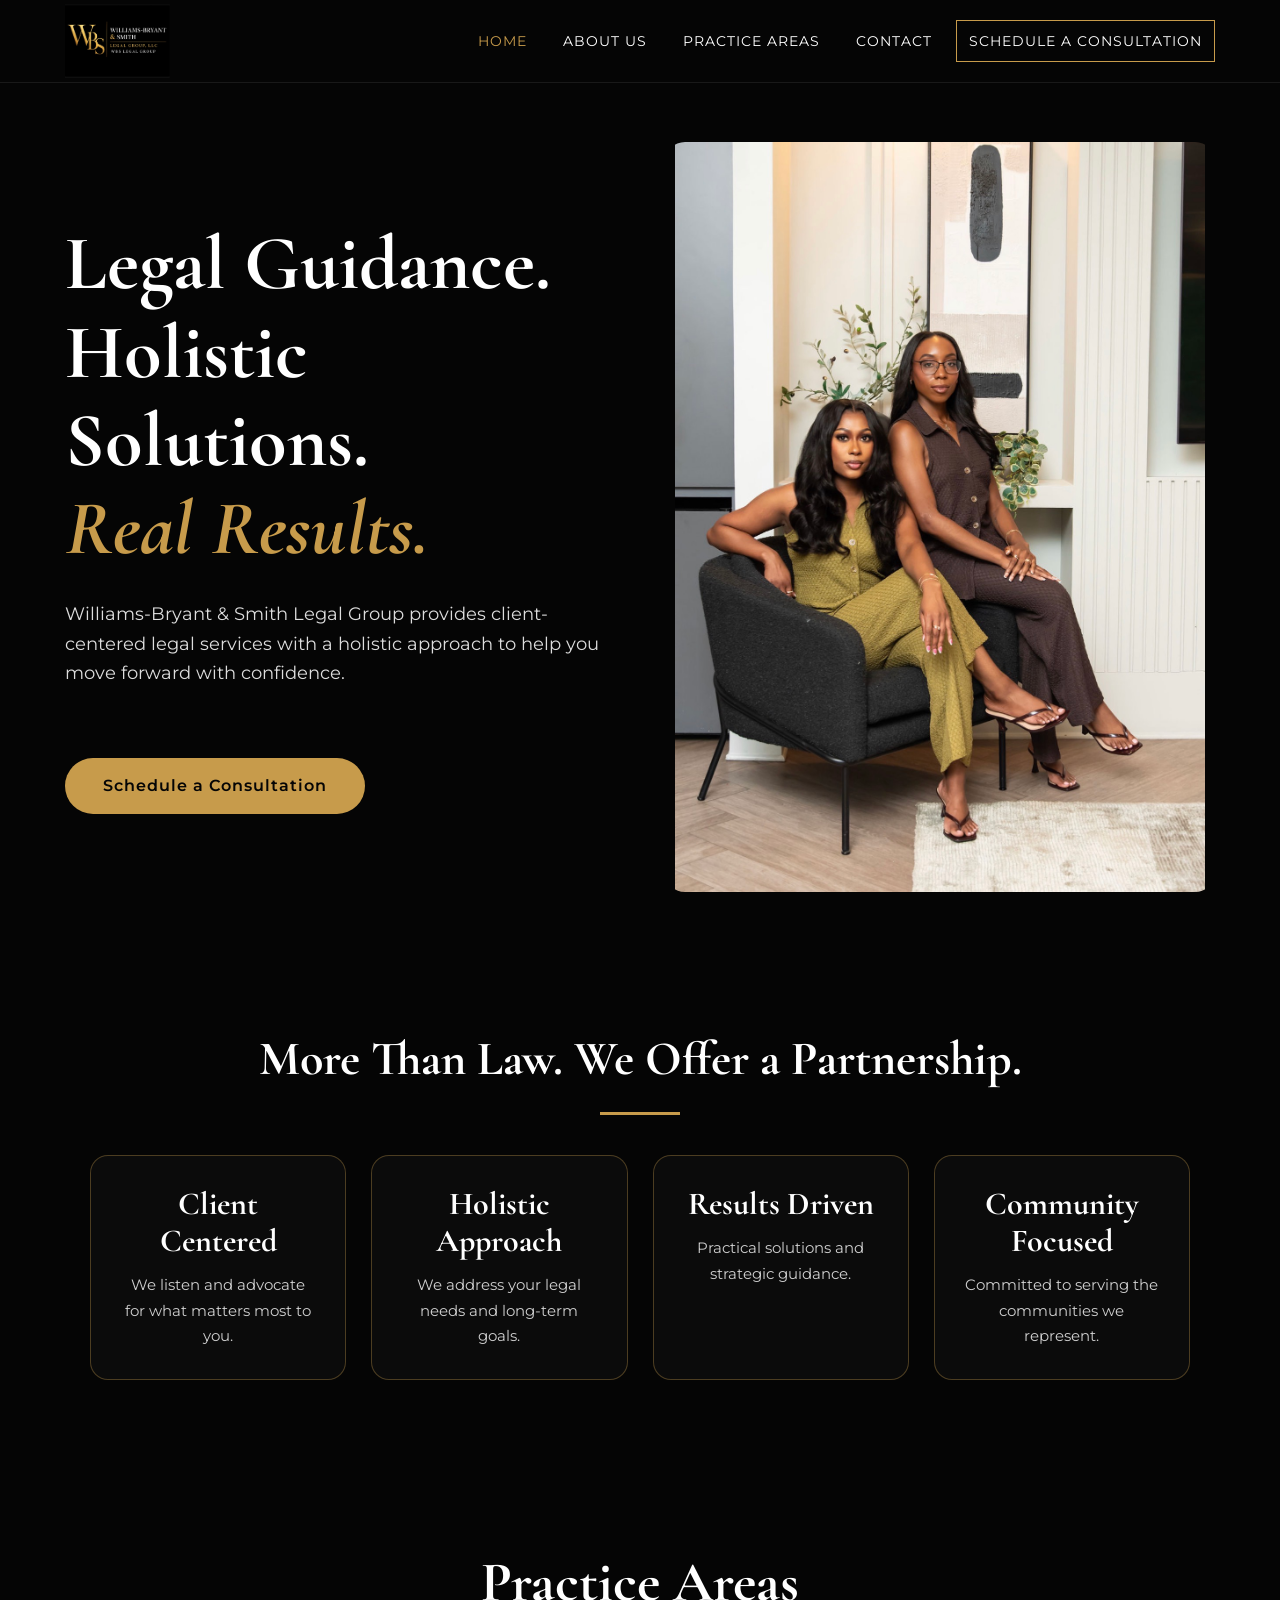
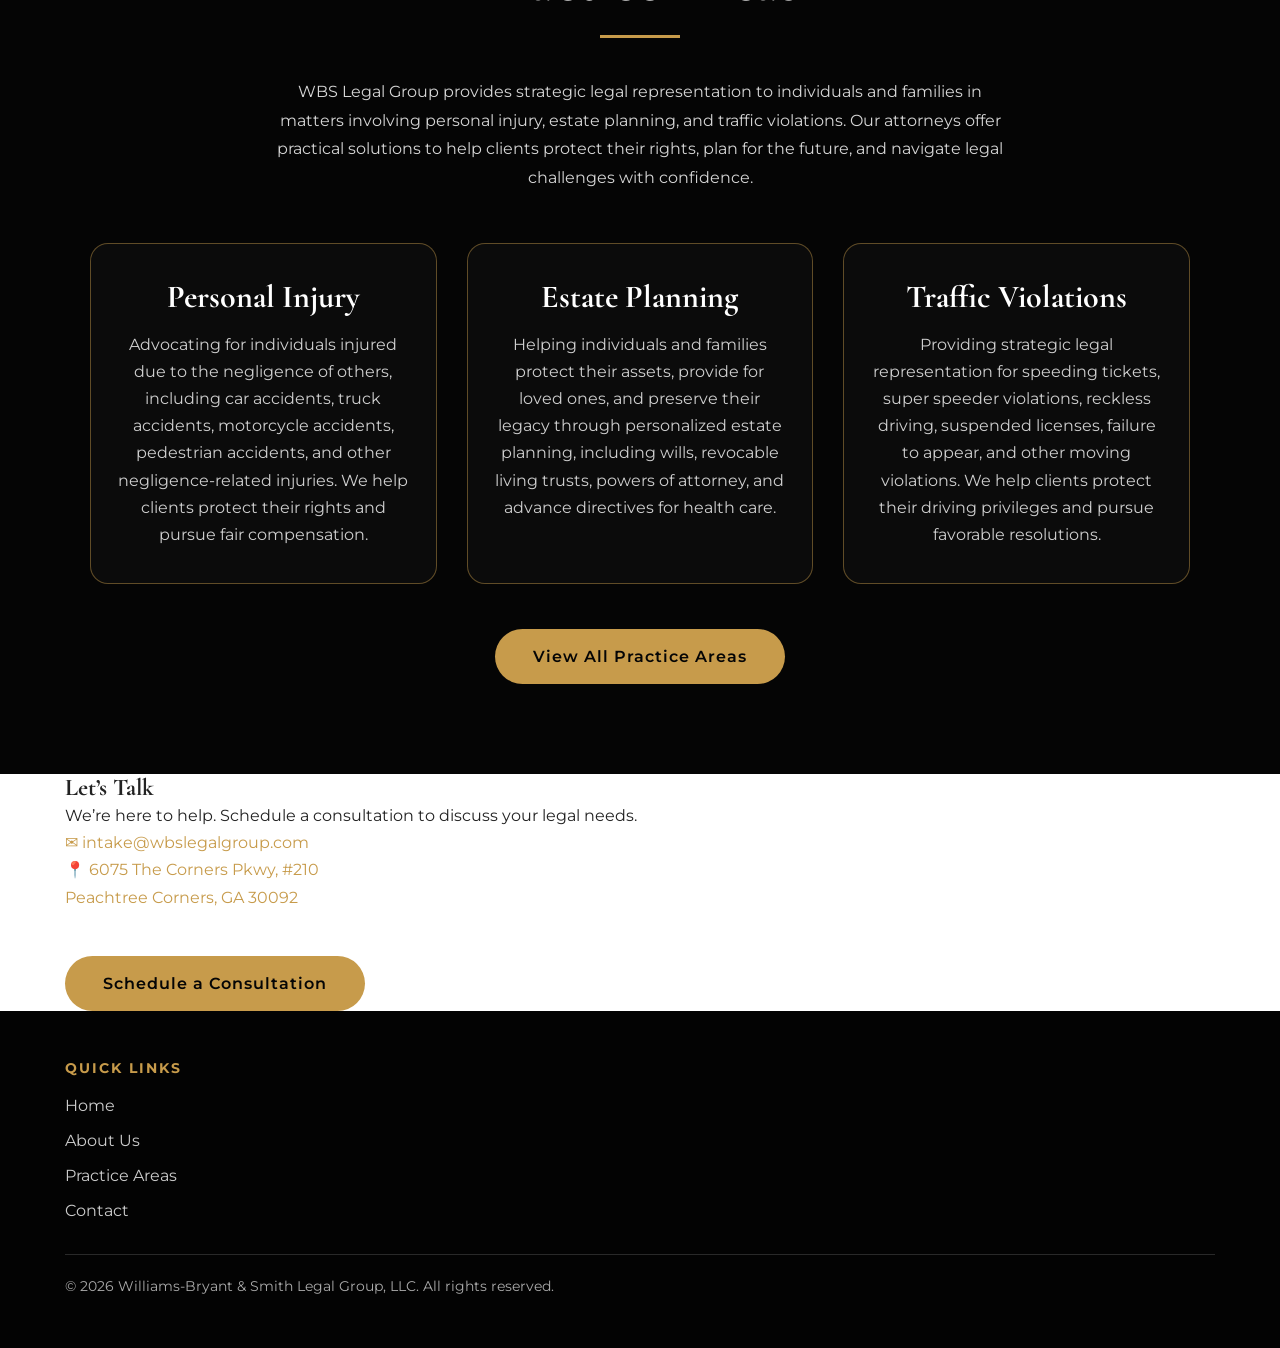
<file: index.html>
<!DOCTYPE html>
<html lang="en">

<head>

<meta charset="UTF-8" />
<meta name="viewport" content="width=device-width, initial-scale=1.0" />

<meta name="description" content="Williams-Bryant & Smith Legal Group provides client-centered legal services with a holistic approach and real results." />

<title>WBS Legal Group | Home</title>

<!-- Open Graph (Facebook, iMessage, LinkedIn, Discord, etc.) -->
<meta property="og:type" content="website">
<meta property="og:url" content="https://wbslegalgroup.com/">
<meta property="og:title" content="Williams-Bryant & Smith Legal Group, LLC">
<meta property="og:description" content="Built from Vision, Driven by Results. Legal Guidance. Holistic Solutions. Real Results.">
<meta property="og:image" content="https://wbslegalgroup.com/social-preview.png">
<meta property="og:image:secure_url" content="https://wbslegalgroup.com/social-preview.png">
<meta property="og:image:width" content="1280">
<meta property="og:image:height" content="640">
<meta property="og:image:alt" content="Williams-Bryant & Smith Legal Group Social Preview">
  
<link rel="stylesheet" href="css/styles.css" />

<link rel="preconnect" href="https://fonts.googleapis.com">
<link rel="preconnect" href="https://fonts.gstatic.com" crossorigin>

<link href="https://fonts.googleapis.com/css2?family=Cormorant+Garamond:wght@400;500;600;700&family=Montserrat:wght@400;500;600;700&display=swap" rel="stylesheet">

</head>


<body>


<a href="consultation.html" class="floating-cta">
Schedule
</a>


<header class="site-header">

<nav class="navbar">


<a href="index.html" class="nav-logo">

<img src="IMG_8970.jpeg" alt="WBS Legal Group Logo">

</a>


<button class="nav-toggle" id="navToggle">

<span></span>
<span></span>
<span></span>

</button>



<ul class="nav-menu" id="navMenu">


<li>
<a href="index.html" class="nav-link nav-link--active">
Home
</a>
</li>


<li>
<a href="about.html" class="nav-link">
About Us
</a>
</li>


<li>
<a href="practice-areas.html" class="nav-link">
Practice Areas
</a>
</li>


<li>
<a href="contact.html" class="nav-link">
Contact
</a>
</li>


<li>
<a href="consultation.html" class="nav-link nav-link--cta">
Schedule a Consultation
</a>
</li>


</ul>


</nav>

</header>




<main>



<section class="hero">


<div class="hero-container">


<div class="hero-content">


<h1>

Legal Guidance.<br>

Holistic Solutions.<br>

<span>
Real Results.
</span>

</h1>



<p>

Williams-Bryant & Smith Legal Group provides client-centered legal services with a holistic approach to help you move forward with confidence.

</p>



<a href="consultation.html" class="btn btn-primary">

Schedule a Consultation

</a>


</div>




<div class="hero-image-container">


<img src="IMG_9594.jpeg"
alt="WBS Legal Group attorneys"
class="hero-image">


</div>



</div>


</section>






<section class="values-section">


<div class="section-container">


<h2>
More Than Law. We Offer a Partnership.
</h2>


<div class="gold-divider"></div>



<div class="values-grid">



<div class="value-card">

<h3>
Client Centered
</h3>

<p>
We listen and advocate for what matters most to you.
</p>

</div>



<div class="value-card">

<h3>
Holistic Approach
</h3>

<p>
We address your legal needs and long-term goals.
</p>

</div>



<div class="value-card">

<h3>
Results Driven
</h3>

<p>
Practical solutions and strategic guidance.
</p>

</div>



<div class="value-card">

<h3>
Community Focused
</h3>

<p>
Committed to serving the communities we represent.
</p>

</div>


</div>


</div>


</section>







<section class="home-practice-section">

<div class="home-practice-container">

<h2>
Practice Areas
</h2>

<div class="gold-divider"></div>


<p class="home-practice-intro">

WBS Legal Group provides strategic legal representation to individuals and families in matters involving personal injury, estate planning, and traffic violations. Our attorneys offer practical solutions to help clients protect their rights, plan for the future, and navigate legal challenges with confidence.

</p>


<div class="home-practice-grid">


<div class="home-practice-item">

<h3>
Personal Injury
</h3>

<p>
Advocating for individuals injured due to the negligence of others, including car accidents, truck accidents, motorcycle accidents, pedestrian accidents, and other negligence-related injuries. We help clients protect their rights and pursue fair compensation.
</p>

</div>


<div class="home-practice-item">

<h3>
Estate Planning
</h3>

<p>
Helping individuals and families protect their assets, provide for loved ones, and preserve their legacy through personalized estate planning, including wills, revocable living trusts, powers of attorney, and advance directives for health care.
</p>

</div>


<div class="home-practice-item">

<h3>
Traffic Violations
</h3>

<p>
Providing strategic legal representation for speeding tickets, super speeder violations, reckless driving, suspended licenses, failure to appear, and other moving violations. We help clients protect their driving privileges and pursue favorable resolutions.
</p>

</div>


</div>


<a href="practice-areas.html" class="practice-button">

View All Practice Areas

</a>


</div>

</section>








<section class="contact-section">


<div class="section-container">


<h2>
Let’s Talk
</h2>


<p>

We’re here to help. Schedule a consultation to discuss your legal needs.

</p>



<div class="contact-info">


<a href="mailto:intake@wbslegalgroup.com">

✉ intake@wbslegalgroup.com

</a>


<p>

📍 6075 The Corners Pkwy, #210<br>
Peachtree Corners, GA 30092

</p>


</div>



<a href="consultation.html" class="btn btn-primary">

Schedule a Consultation

</a>



</div>


</section>



</main>





<footer class="site-footer">


<div class="container">


<nav class="footer__nav">


<h4>
Quick Links
</h4>


<a href="index.html">
Home
</a>

<a href="about.html">
About Us
</a>

<a href="practice-areas.html">
Practice Areas
</a>

<a href="contact.html">
Contact
</a>


</nav>



<div class="footer__bottom">

<p>
© 2026 Williams-Bryant & Smith Legal Group, LLC. All rights reserved.
</p>

</div>


</div>


</footer>




<script src="js/main.js"></script>


</body>

</html>
</file>
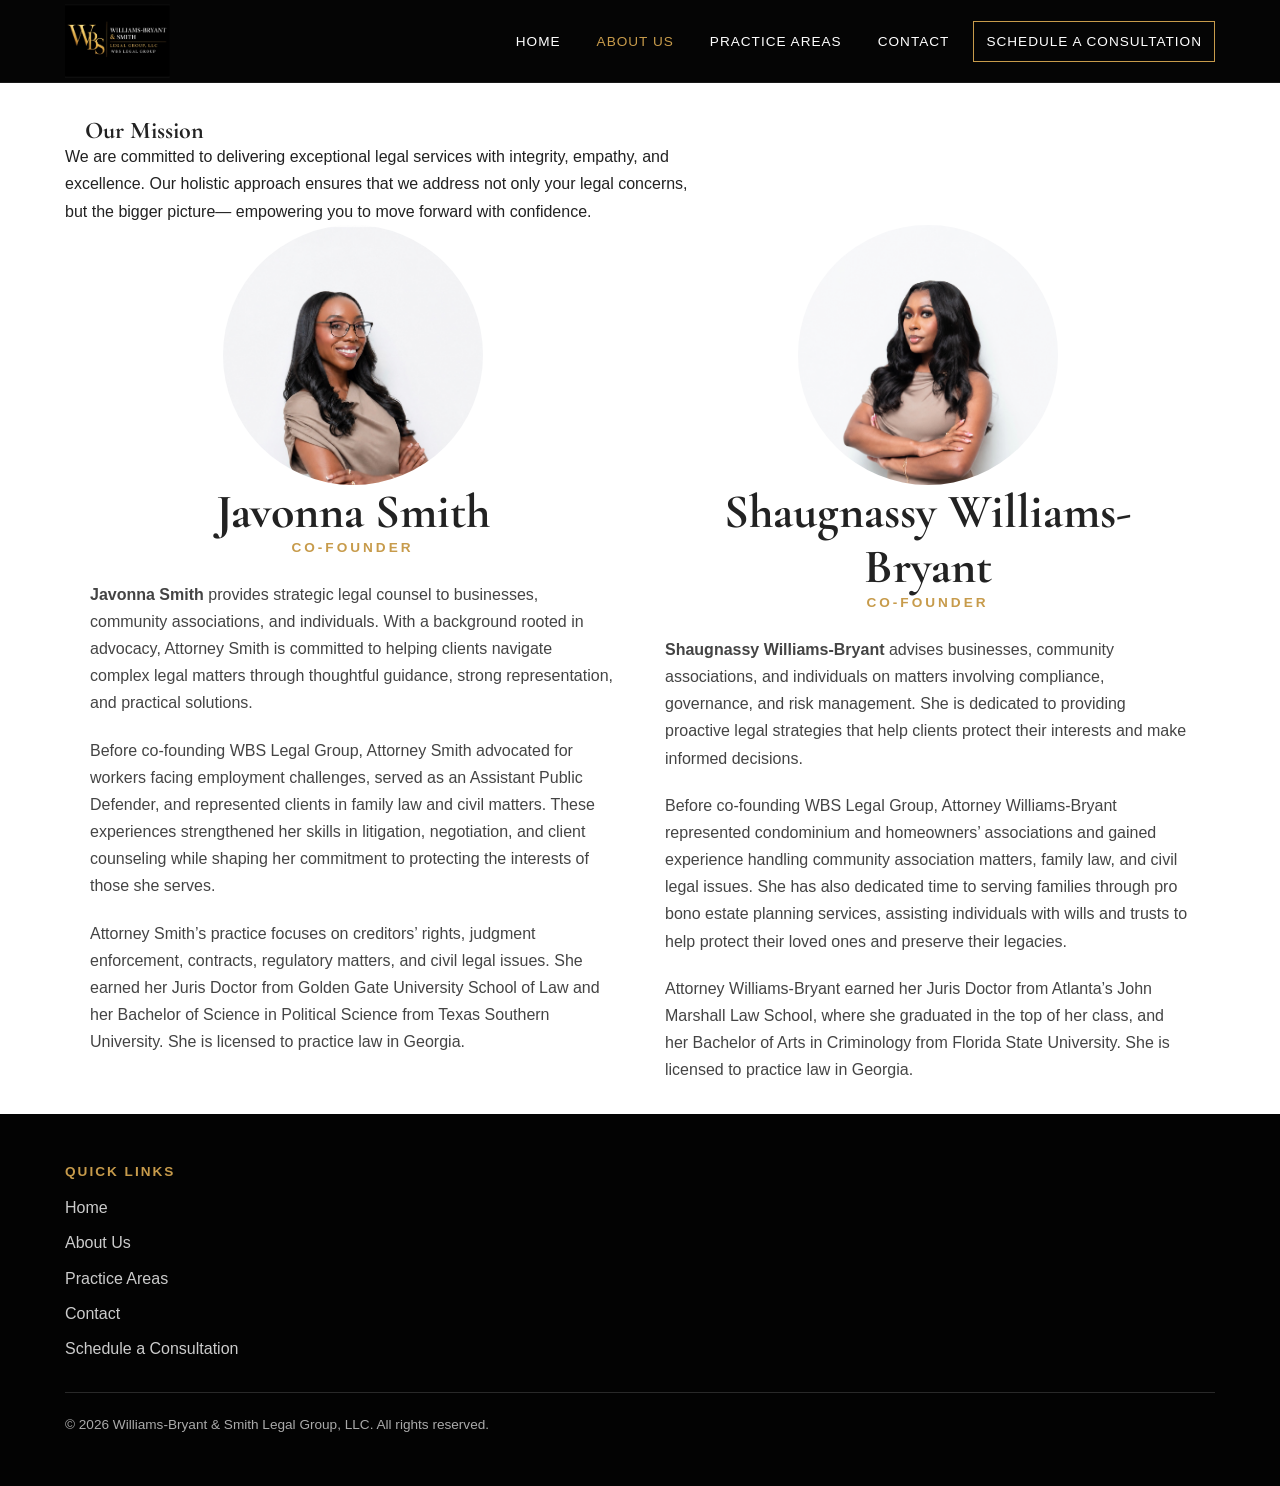
<file: about.html>
<!DOCTYPE html>
<html lang="en">
<head>
  <meta charset="UTF-8" />
  <meta name="viewport" content="width=device-width, initial-scale=1.0" />
  <meta name="description" content="About Williams-Bryant & Smith Legal Group" />
  <title>About Us | WBS Legal Group</title>
  <link rel="stylesheet" href="css/styles.css" />
  <link rel="preconnect" href="https://fonts.googleapis.com" />
  <link rel="preconnect" href="https://fonts.gstatic.com" crossorigin />
  <link href="https://fonts.googleapis.com/css2?family=Cormorant+Garamond:wght@400;500;600;700&family=Open+Sans:wght@400;600&display=swap" rel="stylesheet" />
</head>
  <a href="consultation.html" class="floating-cta" aria-label="Schedule a consultation">
  Schedule
</a>
<body>
  <header class="site-header">
    <nav class="navbar" aria-label="Main navigation">
      <a href="index.html" class="nav-logo nav-logo-image">
  <img src="IMG_8970.jpeg" alt="WBS Legal Group logo">
</a>
        
      <button class="nav-toggle" id="navToggle" aria-expanded="false" aria-controls="navMenu" aria-label="Toggle navigation menu">
        <span class="hamburger-bar"></span><span class="hamburger-bar"></span><span class="hamburger-bar"></span>
      </button>
      <ul class="nav-menu" id="navMenu" role="list">
        <li><a href="index.html" class="nav-link">Home</a></li>
        <li><a href="about.html" class="nav-link nav-link--active">About Us</a></li>
        <li><a href="practice-areas.html" class="nav-link">Practice Areas</a></li>
        <li><a href="contact.html" class="nav-link">Contact</a></li>
        <li><a href="consultation.html" class="nav-link nav-link--cta">Schedule a Consultation</a></li>
      </ul>
    </nav>
  </header>

  <main style="padding-top: var(--nav-height);">
    <section class="section bg-light">
      <div class="container section__intro">
        <h1 class="section__heading">Our Mission</h1>
        <p class="section__desc" style="max-width: 72ch;">
          We are committed to delivering exceptional legal services with integrity, empathy, and excellence.
          Our holistic approach ensures that we address not only your legal concerns, but the bigger picture—
          empowering you to move forward with confidence.
        </p>
      <div class="attorney-grid">

      <!-- Attorney Smith -->
      <article class="attorney-card">
        <div class="attorney-photo">
          <img src="IMG_3529.jpeg" alt="Attorney Javonna Smith">
        </div>

        <h3>Javonna Smith</h3>
        <h4>Co-Founder</h4>

        <div class="attorney-bio">
          <p><strong>Javonna Smith</strong> provides strategic legal counsel to businesses, community associations, and individuals. With a background rooted in advocacy, Attorney Smith is committed to helping clients navigate complex legal matters through thoughtful guidance, strong representation, and practical solutions.</p>
          <p>Before co-founding WBS Legal Group, Attorney Smith advocated for workers facing employment challenges, served as an Assistant Public Defender, and represented clients in family law and civil matters. These experiences strengthened her skills in litigation, negotiation, and client counseling while shaping her commitment to protecting the interests of those she serves.</p>
          <p>Attorney Smith’s practice focuses on creditors’ rights, judgment enforcement, contracts, regulatory matters, and civil legal issues. She earned her Juris Doctor from Golden Gate University School of Law and her Bachelor of Science in Political Science from Texas Southern University. She is licensed to practice law in Georgia.</p>
        </div>
      </article>

      <!-- Attorney Williams-Bryant -->
      <article class="attorney-card">
        <div class="attorney-photo">
          <img src="IMG_9587.png" alt="Attorney Shaugnassy Williams-Bryant">
        </div>

        <h3>Shaugnassy Williams-Bryant</h3>
        <h4>Co-Founder</h4>

        <div class="attorney-bio">
          <p><strong>Shaugnassy Williams-Bryant</strong> advises businesses, community associations, and individuals on matters involving compliance, governance, and risk management. She is dedicated to providing proactive legal strategies that help clients protect their interests and make informed decisions.</p>
          <p>Before co-founding WBS Legal Group, Attorney Williams-Bryant represented condominium and homeowners’ associations and gained experience handling community association matters, family law, and civil legal issues. She has also dedicated time to serving families through pro bono estate planning services, assisting individuals with wills and trusts to help protect their loved ones and preserve their legacies.</p>
          <p>Attorney Williams-Bryant earned her Juris Doctor from Atlanta’s John Marshall Law School, where she graduated in the top of her class, and her Bachelor of Arts in Criminology from Florida State University. She is licensed to practice law in Georgia.</p>
        </div>
      </article>

    </div>
  </div>
</section>

  <footer class="site-footer">
    <div class="container footer__grid footer__grid--simple">
      <nav class="footer__nav" aria-label="Footer navigation">
        <h4>Quick Links</h4>
        <ul role="list">
          <li><a href="index.html">Home</a></li>
          <li><a href="about.html">About Us</a></li>
          <li><a href="practice-areas.html">Practice Areas</a></li>
          <li><a href="contact.html">Contact</a></li>
          <li><a href="consultation.html">Schedule a Consultation</a></li>
        </ul>
      </nav>
      <div class="footer__bottom footer__bottom--simple">
        <p>&copy; 2026 Williams-Bryant &amp; Smith Legal Group, LLC. All rights reserved.</p>
      </div>
    </div>
  </footer>

  <script src="js/main.js"></script>
</body>
</html>
</file>
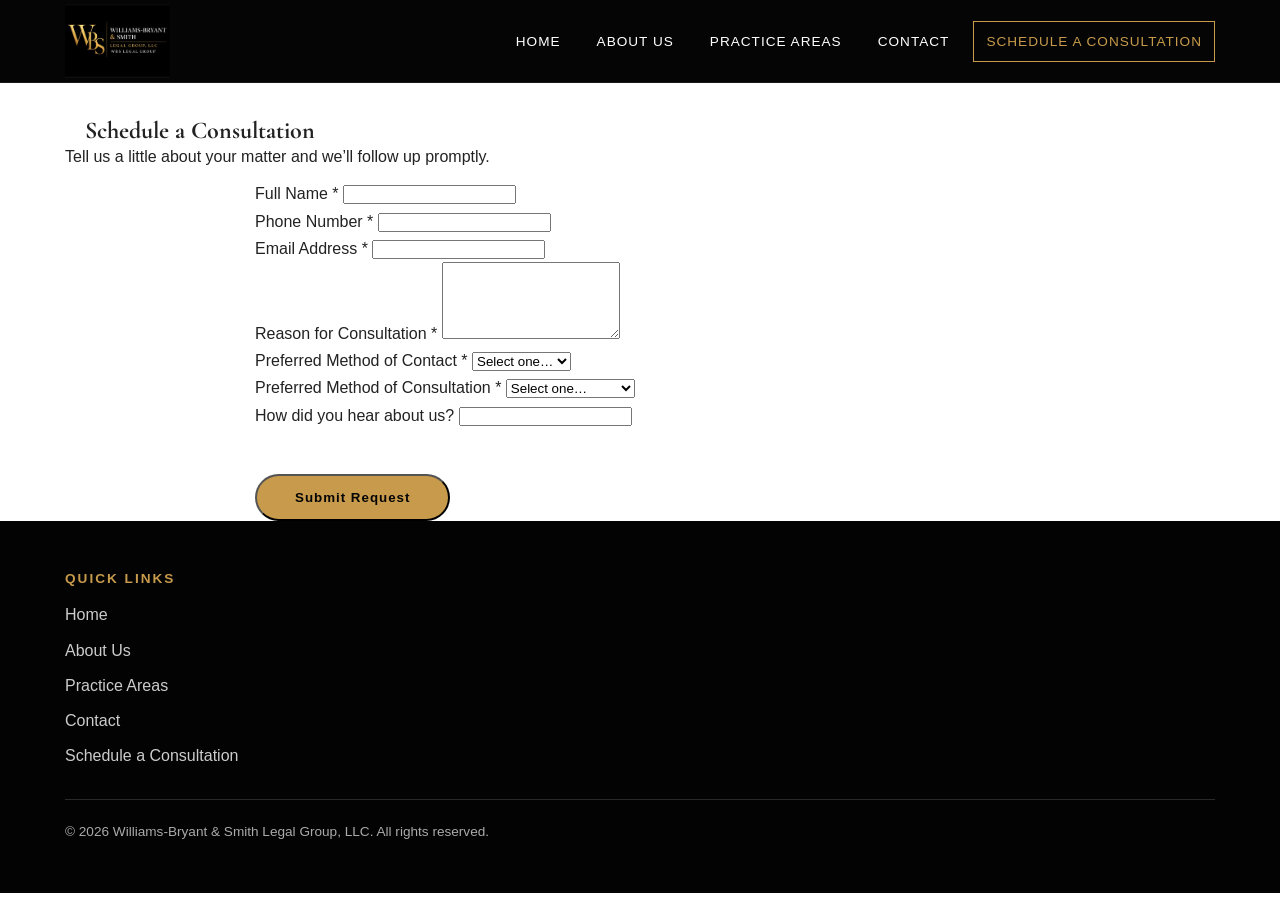
<file: consultation.html>
<!DOCTYPE html>
<html lang="en">
<head>
  <meta charset="UTF-8" />
  <meta name="viewport" content="width=device-width, initial-scale=1.0" />
  <meta name="description" content="Schedule a consultation with WBS Legal Group" />
  <title>Schedule a Consultation | WBS Legal Group</title>
  <link rel="stylesheet" href="css/styles.css" />
  <link rel="preconnect" href="https://fonts.googleapis.com" />
  <link rel="preconnect" href="https://fonts.gstatic.com" crossorigin />
  <link href="https://fonts.googleapis.com/css2?family=Cormorant+Garamond:wght@400;500;600;700&family=Open+Sans:wght@400;600&display=swap" rel="stylesheet" />
</head>
<body>
  <header class="site-header">
    <nav class="navbar" aria-label="Main navigation">
      <a href="index.html" class="nav-logo nav-logo-image">
  <img src="IMG_8970.jpeg" alt="WBS Legal Group logo">
</a>
      <button class="nav-toggle" id="navToggle" aria-expanded="false" aria-controls="navMenu" aria-label="Toggle navigation menu">
        <span class="hamburger-bar"></span><span class="hamburger-bar"></span><span class="hamburger-bar"></span>
      </button>
      <ul class="nav-menu" id="navMenu" role="list">
        <li><a href="index.html" class="nav-link">Home</a></li>
        <li><a href="about.html" class="nav-link">About Us</a></li>
        <li><a href="practice-areas.html" class="nav-link">Practice Areas</a></li>
        <li><a href="contact.html" class="nav-link">Contact</a></li>
        <li><a href="consultation.html" class="nav-link nav-link--cta nav-link--active">Schedule a Consultation</a></li>
      </ul>
    </nav>
  </header>

  <main style="padding-top: var(--nav-height);">
    <section class="section bg-light">
      <div class="container section__intro">
        <h1 class="section__heading">Schedule a Consultation</h1>
        <p class="section__desc">Tell us a little about your matter and we’ll follow up promptly.</p>
      </div>
    </section>

    <section class="section">
      <div class="container" style="max-width: 820px;">
        <form
  class="contact__form"
  id="contactForm"
  action="https://formsubmit.co/intake@wbslegalgroup.com"
  method="POST"
>
<input type="hidden" name="_subject" value="New WBS Legal Group Consultation Request">

<input type="hidden" name="_captcha" value="true">

<input type="hidden" name="_template" value="table">

          <div class="form-group">
  <label for="name">Full Name <span aria-hidden="true">*</span></label>
  <input type="text" id="name" name="name" required autocomplete="name" />
  <span class="form-error" id="nameError" role="alert"></span>
</div>

<div class="form-group">
  <label for="phone">Phone Number <span aria-hidden="true">*</span></label>
  <input type="tel" id="phone" name="phone" required autocomplete="tel" />
  <span class="form-error" id="phoneError" role="alert"></span>
</div>

          <div class="form-group">
            <label for="email">Email Address <span aria-hidden="true">*</span></label>
            <input type="email" id="email" name="email" required autocomplete="email" />
            <span class="form-error" id="emailError" role="alert"></span>
          </div>

          <div class="form-group">
            <label for="message">Reason for Consultation <span aria-hidden="true">*</span></label>
            <textarea id="message" name="message" rows="5" required></textarea>
            <span class="form-error" id="messageError" role="alert"></span>
          </div>

          <div class="form-group">
            <label for="subject">Preferred Method of Contact <span aria-hidden="true">*</span></label>
            <select id="subject" name="subject" required>
              <option value="">Select one…</option>
              <option value="phone">Phone</option>
              <option value="email">Email</option>
            </select>
            <span class="form-error" id="subjectError" role="alert"></span>
          </div>

          <div class="form-group">
            <label for="consultMethod">Preferred Method of Consultation <span aria-hidden="true">*</span></label>
            <select id="consultMethod" name="consultMethod" required>
              <option value="">Select one…</option>
              <option value="phone">Phone</option>
              <option value="video">Video Conference</option>
            </select>
            <span class="form-error" id="consultMethodError" role="alert"></span>
          </div>

          <div class="form-group">
            <label for="heardAbout">How did you hear about us?</label>
            <input type="text" id="heardAbout" name="heardAbout" />
          </div>

          <button type="submit" class="btn btn--primary btn--full">Submit Request</button>
          <p class="form-success" id="formSuccess" hidden>Thank you! We received your request and will be in touch soon.</p>
        </form>
      </div>
    </section>
  </main>

  <footer class="site-footer">
    <div class="container footer__grid footer__grid--simple">
      <nav class="footer__nav" aria-label="Footer navigation">
        <h4>Quick Links</h4>
        <ul role="list">
          <li><a href="index.html">Home</a></li>
          <li><a href="about.html">About Us</a></li>
          <li><a href="practice-areas.html">Practice Areas</a></li>
          <li><a href="contact.html">Contact</a></li>
          <li><a href="consultation.html">Schedule a Consultation</a></li>
        </ul>
      </nav>
      <div class="footer__bottom footer__bottom--simple">
        <p>&copy; 2026 Williams-Bryant &amp; Smith Legal Group, LLC. All rights reserved.</p>
      </div>
    </div>
  </footer>
  <script src="js/main.js"></script>
</body>
</html>
</file>
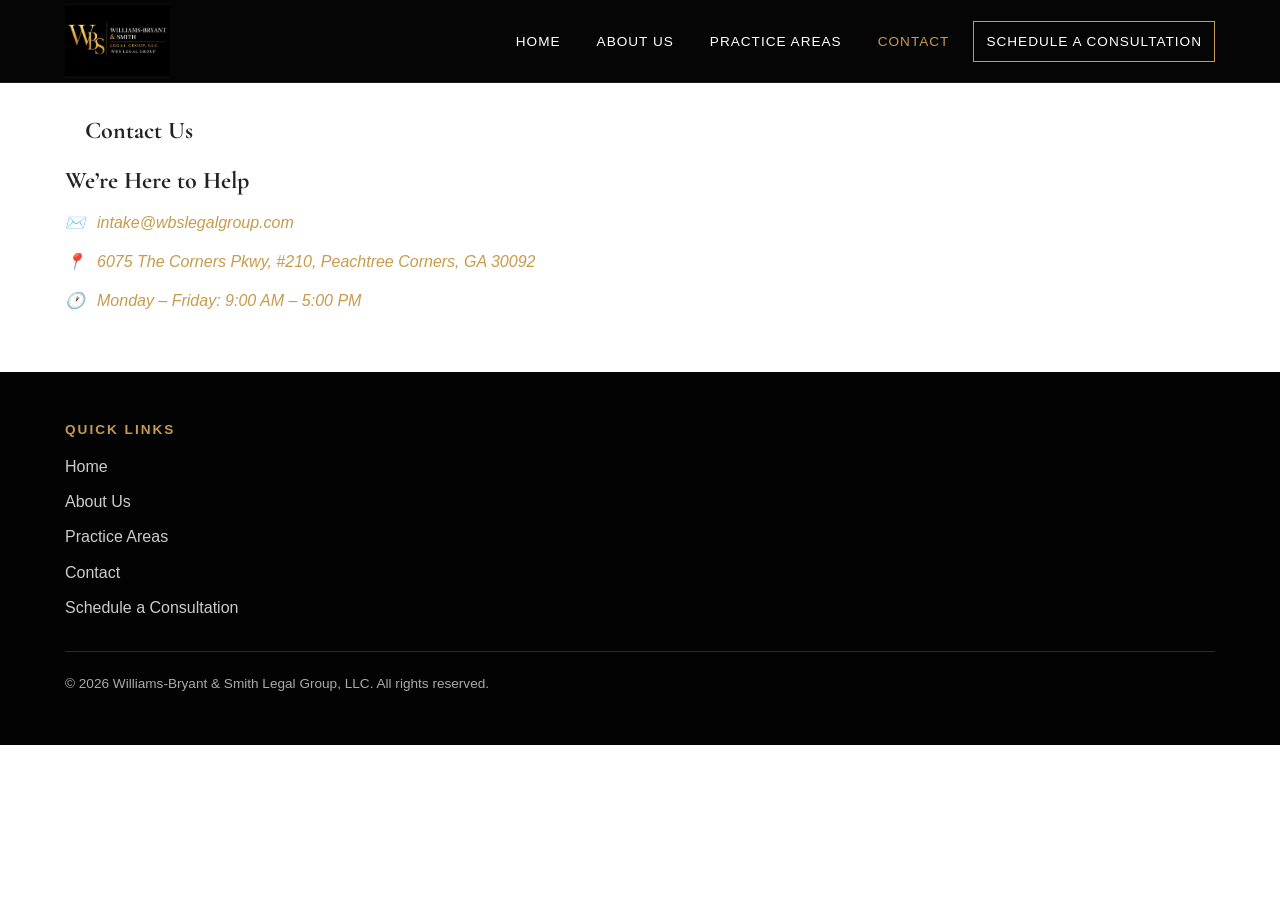
<file: contact.html>
<!DOCTYPE html>
<html lang="en">
<head>
  <meta charset="UTF-8" />
  <meta name="viewport" content="width=device-width, initial-scale=1.0" />
  <meta name="description" content="Contact WBS Legal Group" />
  <title>Contact Us | WBS Legal Group</title>
  <link rel="stylesheet" href="css/styles.css" />
  <link rel="preconnect" href="https://fonts.googleapis.com" />
  <link rel="preconnect" href="https://fonts.gstatic.com" crossorigin />
  <link href="https://fonts.googleapis.com/css2?family=Cormorant+Garamond:wght@400;500;600;700&family=Open+Sans:wght@400;600&display=swap" rel="stylesheet" />
</head>
  <a href="consultation.html" class="floating-cta" aria-label="Schedule a consultation">
  Schedule
</a>
<body>
  <header class="site-header">
    <nav class="navbar" aria-label="Main navigation">
      <a href="index.html" class="nav-logo nav-logo-image">
  <img src="IMG_8970.jpeg" alt="WBS Legal Group logo">
</a>
      <button class="nav-toggle" id="navToggle" aria-expanded="false" aria-controls="navMenu" aria-label="Toggle navigation menu">
        <span class="hamburger-bar"></span><span class="hamburger-bar"></span><span class="hamburger-bar"></span>
      </button>
      <ul class="nav-menu" id="navMenu" role="list">
        <li><a href="index.html" class="nav-link">Home</a></li>
        <li><a href="about.html" class="nav-link">About Us</a></li>
        <li><a href="practice-areas.html" class="nav-link">Practice Areas</a></li>
        <li><a href="contact.html" class="nav-link nav-link--active">Contact</a></li>
        <li><a href="consultation.html" class="nav-link nav-link--cta">Schedule a Consultation</a></li>
      </ul>
    </nav>
  </header>

  <main style="padding-top: var(--nav-height);">
    <section class="section bg-light">
      <div class="container section__intro">
        <h1 class="section__heading">Contact Us</h1>
      </div>
    </section>

    <section class="section bg-dark">
      <div class="container contact__grid contact__grid--simple">
        <div class="contact__info">
          <h2 class="section__heading section__heading--light">We’re Here to Help</h2>
          <address class="contact__details" aria-label="Office contact details">
            <div class="contact__detail-row">
              <span class="contact__detail-icon" aria-hidden="true">✉️</span>
              <a href="mailto:intake@wbslegalgroup.com">intake@wbslegalgroup.com</a>
            </div>
            <div class="contact__detail-row contact-visible">
  <span class="contact__detail-icon" aria-hidden="true">📍</span>
  <span>6075 The Corners Pkwy, #210, Peachtree Corners, GA 30092</span>
</div>

<div class="contact__detail-row contact-visible">
  <span class="contact__detail-icon" aria-hidden="true">🕐</span>
  <span>Monday – Friday: 9:00 AM – 5:00 PM</span>
</div>
          </address>
        </div>
      </div>
    </section>
  </main>

  <footer class="site-footer">
    <div class="container footer__grid footer__grid--simple">
      <nav class="footer__nav" aria-label="Footer navigation">
        <h4>Quick Links</h4>
        <ul role="list">
          <li><a href="index.html">Home</a></li>
          <li><a href="about.html">About Us</a></li>
          <li><a href="practice-areas.html">Practice Areas</a></li>
          <li><a href="contact.html">Contact</a></li>
          <li><a href="consultation.html">Schedule a Consultation</a></li>
        </ul>
      </nav>
      <div class="footer__bottom footer__bottom--simple">
        <p>&copy; 2026 Williams-Bryant &amp; Smith Legal Group, LLC. All rights reserved.</p>
      </div>
    </div>
  </footer>
  <script src="js/main.js"></script>
</body>
</html>
</file>
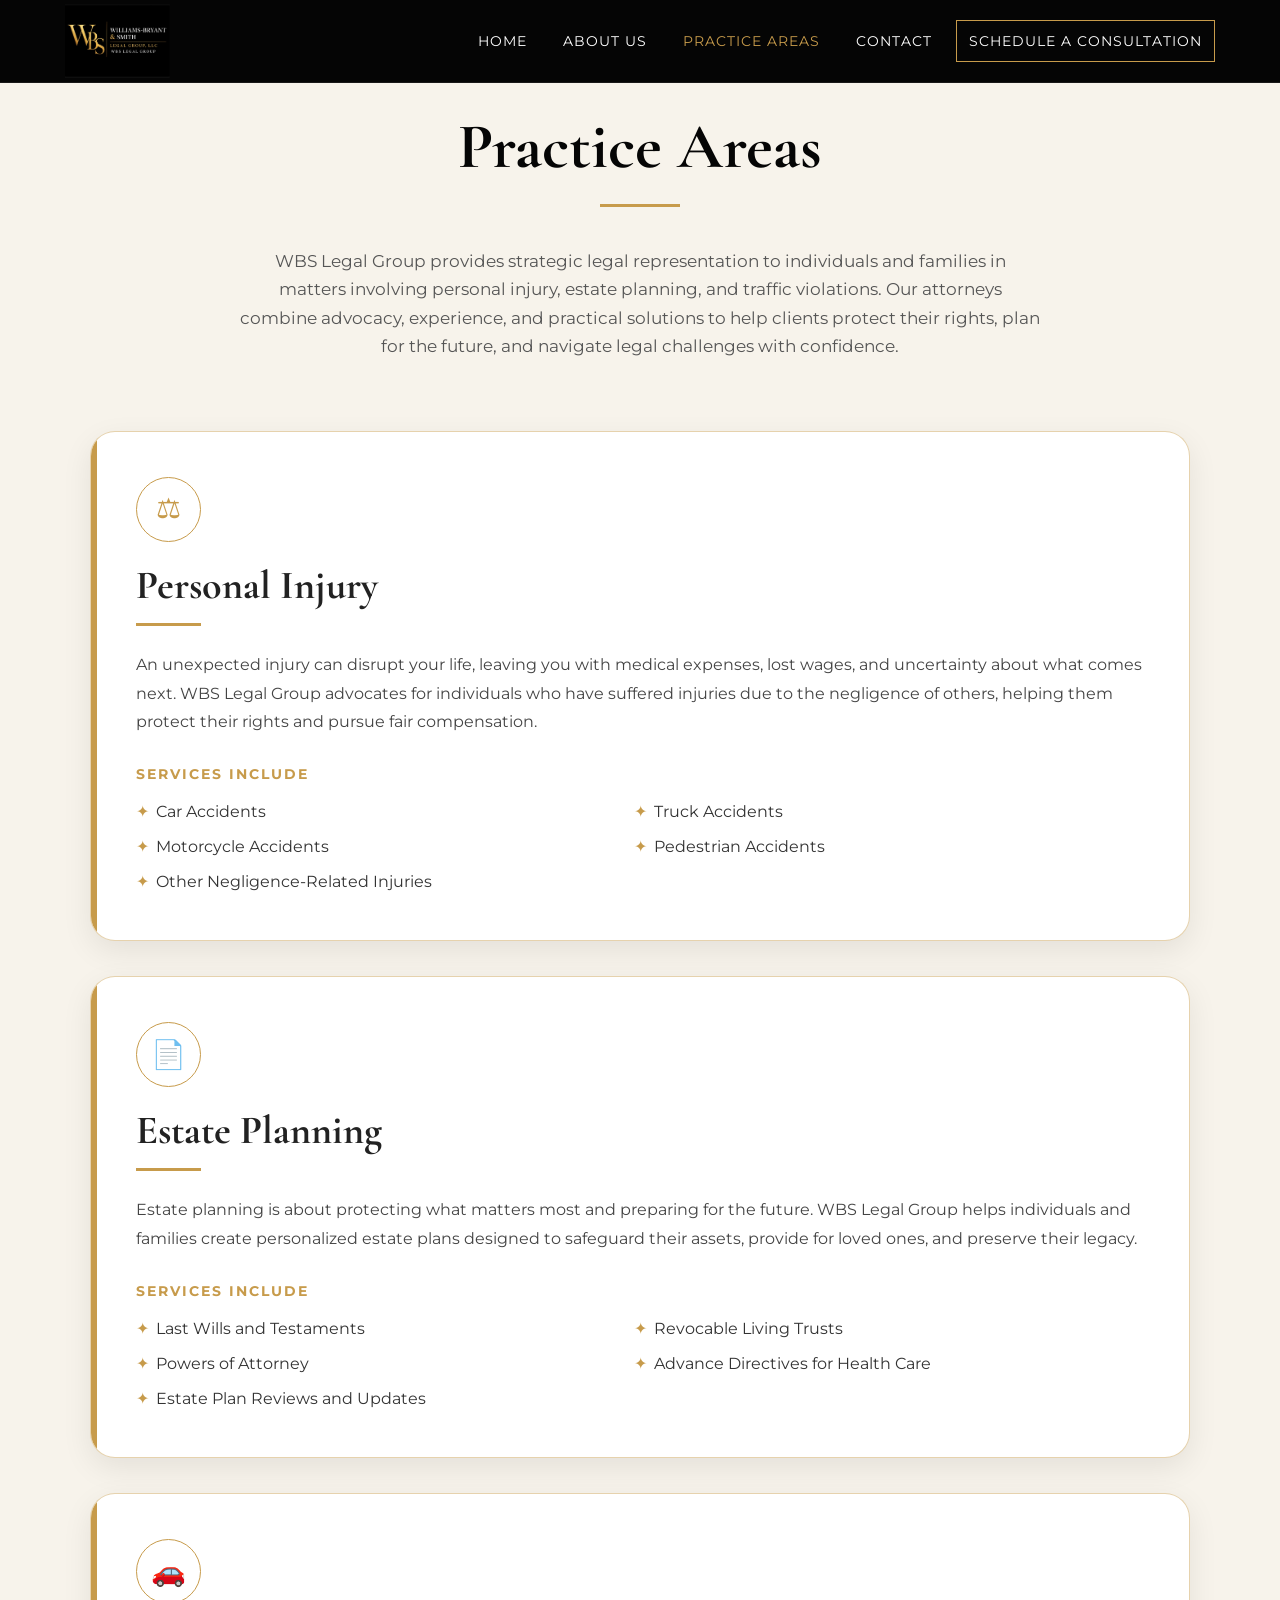
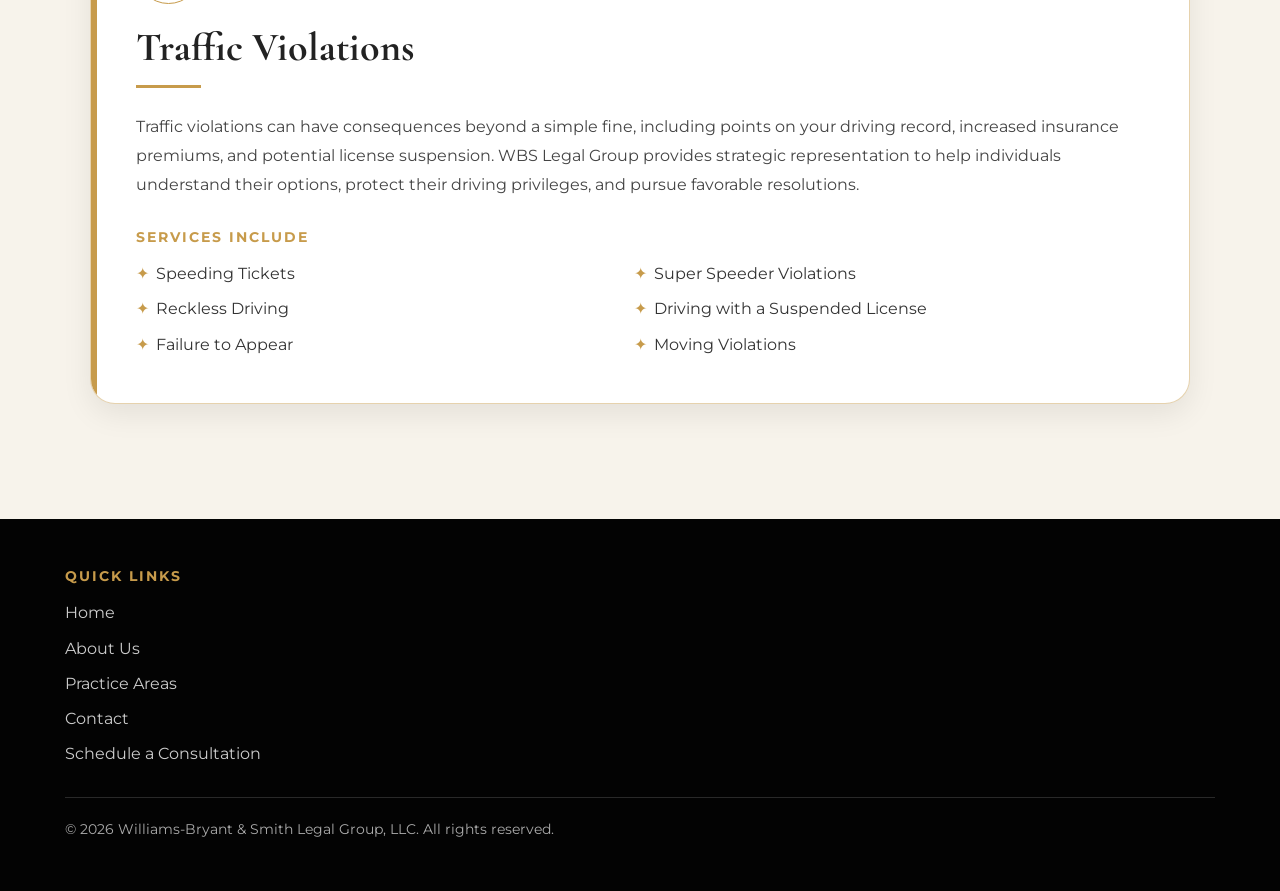
<file: practice-areas.html>
<!DOCTYPE html>
<html lang="en">

<head>

<meta charset="UTF-8" />
<meta name="viewport" content="width=device-width, initial-scale=1.0" />

<meta name="description" content="Practice Areas at WBS Legal Group" />

<title>Practice Areas | WBS Legal Group</title>


<link rel="stylesheet" href="css/styles.css" />


<link rel="preconnect" href="https://fonts.googleapis.com">
<link rel="preconnect" href="https://fonts.gstatic.com" crossorigin>


<link href="https://fonts.googleapis.com/css2?family=Cormorant+Garamond:wght@400;500;600;700&family=Montserrat:wght@400;500;600;700&display=swap" rel="stylesheet">


</head>


<body>


<a href="consultation.html" class="floating-cta">
Schedule
</a>



<header class="site-header">


<nav class="navbar">


<a href="index.html" class="nav-logo">

<img src="IMG_8970.jpeg" alt="WBS Legal Group Logo">

</a>



<button class="nav-toggle" id="navToggle">

<span></span>
<span></span>
<span></span>

</button>




<ul class="nav-menu" id="navMenu">


<li>
<a href="index.html" class="nav-link">
Home
</a>
</li>


<li>
<a href="about.html" class="nav-link">
About Us
</a>
</li>


<li>
<a href="practice-areas.html" class="nav-link nav-link--active">
Practice Areas
</a>
</li>


<li>
<a href="contact.html" class="nav-link">
Contact
</a>
</li>


<li>
<a href="consultation.html" class="nav-link nav-link--cta">
Schedule a Consultation
</a>
</li>


</ul>


</nav>


</header>





<main>


<section class="practice-page">


<div class="practice-container">


<h1>
Practice Areas
</h1>


<div class="gold-divider"></div>



<p class="practice-intro">

WBS Legal Group provides strategic legal representation to individuals and families in matters involving personal injury, estate planning, and traffic violations. Our attorneys combine advocacy, experience, and practical solutions to help clients protect their rights, plan for the future, and navigate legal challenges with confidence.

</p>





<div class="practice-area">


<div class="practice-symbol">
⚖
</div>


<h2>
Personal Injury
</h2>


<div class="gold-line"></div>


<p>

An unexpected injury can disrupt your life, leaving you with medical expenses, lost wages, and uncertainty about what comes next. WBS Legal Group advocates for individuals who have suffered injuries due to the negligence of others, helping them protect their rights and pursue fair compensation.

</p>



<h3>
Services Include
</h3>


<ul>

<li>
Car Accidents
</li>

<li>
Truck Accidents
</li>

<li>
Motorcycle Accidents
</li>

<li>
Pedestrian Accidents
</li>

<li>
Other Negligence-Related Injuries
</li>

</ul>


</div>






<div class="practice-area">


<div class="practice-symbol">
📄
</div>



<h2>
Estate Planning
</h2>


<div class="gold-line"></div>



<p>

Estate planning is about protecting what matters most and preparing for the future. WBS Legal Group helps individuals and families create personalized estate plans designed to safeguard their assets, provide for loved ones, and preserve their legacy.

</p>



<h3>
Services Include
</h3>


<ul>

<li>
Last Wills and Testaments
</li>


<li>
Revocable Living Trusts
</li>


<li>
Powers of Attorney
</li>


<li>
Advance Directives for Health Care
</li>


<li>
Estate Plan Reviews and Updates
</li>


</ul>


</div>








<div class="practice-area">


<div class="practice-symbol">
🚗
</div>



<h2>
Traffic Violations
</h2>


<div class="gold-line"></div>


<p>

Traffic violations can have consequences beyond a simple fine, including points on your driving record, increased insurance premiums, and potential license suspension. WBS Legal Group provides strategic representation to help individuals understand their options, protect their driving privileges, and pursue favorable resolutions.

</p>



<h3>
Services Include
</h3>



<ul>


<li>
Speeding Tickets
</li>


<li>
Super Speeder Violations
</li>


<li>
Reckless Driving
</li>


<li>
Driving with a Suspended License
</li>


<li>
Failure to Appear
</li>


<li>
Moving Violations
</li>


</ul>


</div>






</div>


</section>


</main>






<footer class="site-footer">


<div class="container">


<nav class="footer__nav">


<h4>
Quick Links
</h4>


<a href="index.html">
Home
</a>


<a href="about.html">
About Us
</a>


<a href="practice-areas.html">
Practice Areas
</a>


<a href="contact.html">
Contact
</a>


<a href="consultation.html">
Schedule a Consultation
</a>



</nav>



<div class="footer__bottom">

<p>
© 2026 Williams-Bryant &amp; Smith Legal Group, LLC. All rights reserved.
</p>

</div>


</div>


</footer>





<script src="js/main.js"></script>


</body>

</html>
</file>
<file: css/styles.css>
/* ==========================================================
   WBS Legal Group - Luxury Boutique Law Firm Stylesheet
   Clean responsive redesign
   ========================================================== */

:root {
  --black: #050505;
  --black-soft: #0d0d0d;
  --gold: #c79b4b;
  --gold-light: #e0c27a;
  --white: #ffffff;
  --cream: #f7f3eb;
  --gray: #6d6d6d;
  --text: #222;

  --serif: "Cormorant Garamond", Georgia, serif;
  --sans: "Montserrat", Arial, sans-serif;

  --max-width: 1200px;
  --nav-height: 82px;

  --radius: 18px;
  --shadow: 0 12px 35px rgba(0,0,0,.12);
  --transition: .3s ease;
}


/* ================= RESET ================= */

*,
*::before,
*::after {
  box-sizing: border-box;
  margin: 0;
  padding: 0;
}


html {
  scroll-behavior: smooth;
}


body {
  font-family: var(--sans);
  color: var(--text);
  background: var(--white);
  line-height: 1.7;
  overflow-x: hidden;
}


img {
  display: block;
  max-width: 100%;
}


a {
  text-decoration: none;
}


ul {
  list-style: none;
}


h1,
h2,
h3,
h4 {
  font-family: var(--serif);
  line-height: 1.15;
}


/* ================= CONTAINER ================= */

.container,
.section-container {
  width: 100%;
  max-width: var(--max-width);
  margin: auto;
  padding-left: 25px;
  padding-right: 25px;
}


/* ================= HEADER ================= */


.site-header {
  position: fixed;
  top: 0;
  width: 100%;
  z-index: 1000;
  background: var(--black);
  border-bottom: 1px solid rgba(255,255,255,.08);
}


.navbar {
  max-width: var(--max-width);
  height: var(--nav-height);
  margin:auto;
  padding:0 25px;
  display:flex;
  align-items:center;
  justify-content:space-between;
}


.nav-toggle {
  background:none;
  border:none;
  cursor:pointer;
}


.nav-toggle span {
  display:block;
  width:28px;
  height:3px;
  margin:5px;
  background:white;
}



.nav-menu {
  display:none;
  position:absolute;
  top:var(--nav-height);
  left:0;
  width:100%;
  background:#080808;
  padding:20px;
}


.nav-menu.is-open {
  display:flex;
  flex-direction:column;
}


.nav-link {
  color:white;
  text-transform:uppercase;
  letter-spacing:1px;
  font-size:.85rem;
  padding:12px;
}


.nav-link:hover,
.nav-link--active {
  color:var(--gold);
}


.nav-link--cta {
  border:1px solid var(--gold);
  text-align:center;
  margin-top:10px;
}


@media(min-width:980px){

.nav-toggle{
 display:none;
}

.nav-menu{
 display:flex;
 position:static;
 width:auto;
 background:none;
 padding:0;
 flex-direction:row;
 align-items:center;
 gap:12px;
}

}



/* ================= BUTTONS ================= */


.btn,

.home-practice-section .practice-button {

display:inline-block;
margin-top:45px;

padding:14px 38px;

border-radius:999px;

background:#c79b4b;

color:#050505;

font-family:"Montserrat", sans-serif;

font-weight:600;

letter-spacing:1px;

transition:.3s ease;

}


.home-practice-section .practice-button:hover {

background:#e0c27a;

color:#050505;

}


.btn--primary,
.btn-primary {

background:var(--gold);
color:var(--black);

}


.btn--primary:hover,
.btn-primary:hover {

background:var(--gold-light);

}


.btn-outline {

border:1px solid var(--gold);
color:var(--gold);

}


.btn-outline:hover {

background:var(--gold);
color:var(--black);

}



/* ================= HERO ================= */


.hero {

background:var(--black);
padding-top:var(--nav-height);
min-height:100vh;

}


.hero__grid,
.hero-container {

max-width:var(--max-width);
margin:auto;
padding:60px 25px;

display:grid;
gap:50px;
align-items:center;

}


.hero__heading,
.hero h1 {

font-size:clamp(2.8rem,6vw,5rem);
color:white;

}


.hero__heading span,
.hero h1 span {

color:var(--gold);
font-style:italic;

}


.hero__sub,
.hero p {

color:#ddd;
font-size:1.1rem;
max-width:550px;
margin:25px 0;

}



.hero__image-wrap,
.hero-image-container {

display:flex;
justify-content:center;

}


.hero__image,
.hero-image {

width:100%;
height:auto;
max-height:750px;
object-fit:contain;
border-radius:20px;

}



@media(min-width:980px){

.hero__grid,
.hero-container {

grid-template-columns:1fr 1fr;

}

}
/* ================= VALUES SECTION ================= */


.values-strip,
.values-section {

background:var(--black);
padding:80px 25px;

}


.values-strip h2,
.values-section h2 {

text-align:center;
font-size:clamp(2rem,4vw,3rem);
color:white;
margin-bottom:25px;

}



.gold-divider {

width:80px;
height:3px;
background:var(--gold);
margin:0 auto 40px;

}



.values__grid,
.values-grid {

display:grid;
grid-template-columns:1fr;
gap:25px;
max-width:1100px;
margin:auto;

}



.value__card,
.value-card {

background:#0b0b0b;
border:1px solid rgba(199,155,75,.35);
border-radius:var(--radius);
padding:30px;
text-align:center;
transition:var(--transition);

}



.value__card:hover,
.value-card:hover {

transform:translateY(-5px);
border-color:var(--gold);
box-shadow:var(--shadow);

}



.value__card h3,
.value-card h3 {

font-size:2rem;
color:white;
margin-bottom:12px;

}



.value__card p,
.value-card p {

color:#cfcfcf;
font-size:.95rem;

}


@media(min-width:700px){

.values__grid,
.values-grid {

grid-template-columns:repeat(2,1fr);

}

}



@media(min-width:1000px){

.values__grid,
.values-grid {

grid-template-columns:repeat(4,1fr);

}

}





/* ================= HOMEPAGE PRACTICE AREA ================= */


.home-practice-section {

background:#050505;
padding:90px 25px;
}


.home-practice-container {

max-width:1100px;
margin:auto;
text-align:center;

}


.home-practice-section h2 {

font-size:clamp(2.2rem,5vw,3.5rem);
color:white;
margin-bottom:20px;

}



.home-practice-intro {

max-width:750px;
margin:0 auto 50px;
color:#d6d6d6;
line-height:1.8;

}



.home-practice-grid,
.practice-preview-grid {

display:grid;
grid-template-columns:1fr;
gap:30px;

}



.home-practice-item,
.practice-preview-card {

border:1px solid rgba(199,155,75,.45);
background:#0b0b0b;
border-radius:var(--radius);
padding:35px 25px;
text-align:center;
transition:var(--transition);

}



.home-practice-item:hover,
.practice-preview-card:hover {

transform:translateY(-6px);
border-color:var(--gold);
box-shadow:var(--shadow);

}



.home-practice-item h3,
.practice-preview-card h3 {

color:white;
font-size:2rem;
margin-bottom:15px;

}



.home-practice-item p,
.practice-preview-card p {

color:#cfcfcf;
line-height:1.7;

}



@media(min-width:900px){

.home-practice-grid,
.practice-preview-grid {

grid-template-columns:repeat(3,1fr);

}

}




/* ================= PRACTICE PAGE ================= */


.practice-page {

background:var(--cream);
padding:110px 25px 80px;

}



.practice-container {

max-width:1100px;
margin:auto;

}



.practice-page h1 {

text-align:center;
font-size:clamp(3rem,6vw,4rem);
margin-bottom:20px;
color:var(--black);

}



.practice-intro {

max-width:800px;
margin:0 auto 70px;
text-align:center;
color:#555;
font-size:1.05rem;

}



.practice-area {

background:white;
border:1px solid rgba(199,155,75,.45);
border-radius:25px;
padding:45px;
margin-bottom:35px;
box-shadow:0 10px 30px rgba(0,0,0,.08);
position:relative;
overflow:hidden;

}



.practice-area::before {

content:"";
position:absolute;
top:0;
left:0;
width:6px;
height:100%;
background:var(--gold);

}



.practice-area h2 {

font-size:2.5rem;
margin-bottom:15px;

}



.practice-area .gold-line {

width:65px;
height:3px;
background:var(--gold);
margin-bottom:25px;

}



.practice-area p {

color:#444;
line-height:1.8;

}



.practice-area h3 {

font-family:var(--sans);
text-transform:uppercase;
letter-spacing:2px;
font-size:.85rem;
color:var(--gold);
margin:30px 0 15px;

}



.practice-area ul {

display:grid;
grid-template-columns:1fr;
gap:8px;
padding-left:20px;

}



.practice-area li {

position:relative;
color:#333;

}



.practice-area li::before {

content:"✦";
color:var(--gold);
position:absolute;
left:-20px;

}


@media(min-width:700px){

.practice-area ul {

grid-template-columns:repeat(2,1fr);

}

}
/* ==========================================
   CONTACT PAGE - FINAL CLEAN (single source)
========================================== */

/* section spacing */
main .section.bg-light {
  padding-top: 36px;
  padding-bottom: 10px;
}

main .section.bg-light .section__heading {
  margin: 0 auto;
  max-width: 1200px;
  padding-inline: 20px;
  text-align: left;
  line-height: 1.05;
}

main .section.bg-dark {
  padding-top: 14px;
  padding-bottom: 58px;
}

/* content width */
main .section.bg-dark .contact__info {
  max-width: 860px;
}

main .section.bg-dark .contact__info h2 {
  margin: 0 0 14px 0;
}

/* details list */
.contact__details {
  display: flex;
  flex-direction: column;
  gap: 12px;
  margin-top: 8px;
}

/* FORCE GOLD text for address + office hours + info lines */
.contact__detail-row,
.contact__detail-row span,
.contact__details span,
.contact__details p,
.contact__details li,
.contact-info p,
.office-hours,
.office-hours p,
.office-hours li {
  color: #c79b4b !important;
  opacity: 1 !important;
  visibility: visible !important;
}

/* links in details */
.contact__detail-row a,
.contact__details a,
.contact-info a,
.office-hours a {
  color: #c79b4b !important;
  text-decoration: none;
}

.contact__detail-row a:hover,
.contact__details a:hover,
.contact-info a:hover,
.office-hours a:hover {
  color: #e0c27a !important;
}

/* icon color */
.contact__detail-icon {
  color: #c79b4b !important;
  flex-shrink: 0;
}

/* row layout */
.contact__detail-row {
  display: flex;
  align-items: center;
  gap: 12px;
  line-height: 1.7;
}

/* mobile */
@media (max-width: 767px) {
  main .section.bg-light {
    padding-top: 30px;
    padding-bottom: 6px;
  }

  main .section.bg-light .section__heading {
    text-align: center;
    padding-inline: 0;
  }

  main .section.bg-dark {
    padding-top: 10px;
    padding-bottom: 46px;
  }

  main .section.bg-dark .contact__info {
    text-align: center;
  }

  .contact__details {
    margin-top: 10px;
    gap: 14px;
  }

  .contact__detail-row {
    flex-direction: column;
    justify-content: center;
    text-align: center;
    gap: 4px;
  }
}




/* ================= FLOATING CTA ================= */


.floating-cta {

position:fixed;
right:20px;
bottom:20px;
z-index:1200;

background:var(--gold);
color:var(--black);

padding:13px 25px;
border-radius:999px;

font-weight:700;
box-shadow:var(--shadow);

}



.floating-cta:hover {

background:var(--gold-light);
color:black;

}


@media(min-width:980px){

.floating-cta{

display:none;

}

}




/* ================= ATTORNEY SECTION ================= */


.attorneys-section {

background:white;
padding:90px 25px;

}



.attorneys-section h2 {

text-align:center;
font-size:3rem;
margin-bottom:20px;

}



.section-intro {

text-align:center;
max-width:750px;
margin:0 auto 50px;
color:#555;

}



.attorney-grid {

max-width:1100px;
margin:auto;

display:grid;
grid-template-columns:1fr;
gap:50px;

}



.attorney-card {

text-align:center;

}



.attorney-photo img {

width:220px;
height:220px;
object-fit:cover;
object-position:center top;
border-radius:50%;
margin:auto auto 25px;

}



.attorney-card h3 {

font-size:3rem;

}



.attorney-card h4 {

color:var(--gold);
font-family:var(--sans);
font-size:.85rem;
letter-spacing:3px;
text-transform:uppercase;
margin-bottom:25px;

}



.attorney-bio {

text-align:left;

}



.attorney-bio p {

margin-bottom:20px;
color:#444;

}



@media(min-width:900px){

.attorney-grid{

grid-template-columns:repeat(2,1fr);

}

}

/* Javonna headshot clarity (desktop) */
.attorney-headshot {
  display: block;
  width: 100%;
  height: 100%;
  object-fit: cover;
  object-position: center top;
  image-rendering: auto;
}

@media (min-width: 901px) {
  .attorney-photo {
    width: 260px;
    height: 260px;
    margin-inline: auto;
  }

  .attorney-photo .attorney-headshot {
    width: 260px;
    height: 260px;
    border-radius: 50%;
    transform: translateZ(0);
    backface-visibility: hidden;
  }
}


/* ================= FOOTER ================= */


.site-footer {

background:#030303;
color:white;
padding:50px 25px;

}



.footer-container,
.footer__grid {

max-width:var(--max-width);
margin:auto;

}



.footer__nav h4 {

color:var(--gold);
font-family:var(--sans);
font-size:.85rem;
letter-spacing:2px;
text-transform:uppercase;
margin-bottom:15px;

}



.footer__nav a {

color:#ccc;
display:block;
margin-bottom:8px;

}



.footer__nav a:hover {

color:var(--gold);

}



.footer__bottom {

border-top:1px solid rgba(255,255,255,.15);
margin-top:30px;
padding-top:20px;
color:#aaa;
font-size:.85rem;

}




/* ================= MOBILE ADJUSTMENTS ================= */


@media(max-width:767px){


.navbar {

height:75px;

}



.nav-logo img {

height:45px;

}



.hero-container,
.hero__grid {

padding-top:40px;
padding-bottom:40px;

}



.hero h1,
.hero__heading {

font-size:2.3rem;

}



.hero-image,
.hero__image {

max-height:none;
height:auto;

}



.values-strip,
.values-section {

padding:55px 20px;

}



.value__card h3,
.value-card h3 {

font-size:1.7rem;

}



.home-practice-section {

padding:60px 20px;

}



.practice-area {

padding:30px 25px;

}



.practice-area h2 {

font-size:2rem;

}



.practice-page {

padding-top:95px;

}



.practice-page h1 {

font-size:2.8rem;

}


}
.practice-symbol {
  width:65px;
  height:65px;
  margin-bottom:20px;
  border-radius:50%;
  border:1px solid var(--gold);
  display:flex;
  align-items:center;
  justify-content:center;
  font-size:28px;
  color:var(--gold);
}
.home-practice-section .practice-button {

background:#c79b4b;
color:#050505;
border:none;

}


.home-practice-section .practice-button:hover {

background:#e0c27a;
color:#050505;

}

/* ==========================================
   Attorney Photos - Desktop Clarity Fix
   Does not affect mobile layout
========================================== */

@media (min-width: 901px) {

  .attorney-photo img {
    width: 260px;
    height: 260px;
    object-fit: cover;
    image-rendering: auto;
  }

  .attorney-photo {
    overflow: hidden;
  }

}
/* ==========================================
   Header Logo Sizing (natural proportions)
========================================== */

/* Desktop */
.nav-logo,
.nav-logo--image,
.nav-logo-image {
  display: flex;
  align-items: center;
  height: 116px;
}

.nav-logo img,
.nav-logo--image img,
.nav-logo-image img {
  height: 100px !important;
  width: auto !important;
  max-width: 410px !important;
  object-fit: contain;
  transform: scale(1.26); /* subtle size boost without obvious stretch */
  transform-origin: center left;
}

/* Mobile: shorter height, slightly longer width */
@media (max-width: 780px) {
  .nav-logo,
  .nav-logo--image,
  .nav-logo-image {
    height: 75px;
  }

  .nav-logo img,
  .nav-logo--image img,
  .nav-logo-image img {
    height: 65px !important;     /* shorter */
    max-width: 260px !important; /* a little longer */
    transform: scaleX(1.28) scaleY(1.18);
  }
}
/* ==========================================
   DESKTOP CONTACT TEXT GOLD FORCE FIX
========================================== */
@media (min-width: 768px) {
  .contact__details,
  .contact__details * ,
  .contact__detail-row,
  .contact__detail-row * ,
  .contact-info,
  .contact-info * ,
  .office-hours,
  .office-hours * {
    color: #c79b4b !important;
    -webkit-text-fill-color: #c79b4b !important;
    opacity: 1 !important;
  }

  .contact__detail-row a,
  .contact__details a,
  .contact-info a,
  .office-hours a {
    color: #c79b4b !important;
    -webkit-text-fill-color: #c79b4b !important;
  }

  .contact__detail-row a:hover,
  .contact__details a:hover,
  .contact-info a:hover,
  .office-hours a:hover {
    color: #e0c27a !important;
    -webkit-text-fill-color: #e0c27a !important;
  }
}

/* ===== FINAL DESKTOP CONTACT GOLD ===== */
@media (min-width: 768px) {
  main .section.bg-dark .contact__detail-row,
  main .section.bg-dark .contact__detail-row * ,
  main .section.bg-dark .contact__details,
  main .section.bg-dark .contact__details * ,
  main .section.bg-dark .contact-info,
  main .section.bg-dark .contact-info * ,
  main .section.bg-dark .office-hours,
  main .section.bg-dark .office-hours * {
    color: #c79b4b !important;
    -webkit-text-fill-color: #c79b4b !important;
    opacity: 1 !important;
  }

  main .section.bg-dark .contact__detail-row a,
  main .section.bg-dark .contact__details a,
  main .section.bg-dark .contact-info a,
  main .section.bg-dark .office-hours a {
    color: #c79b4b !important;
    -webkit-text-fill-color: #c79b4b !important;
  }

  main .section.bg-dark .contact__detail-row a:hover,
  main .section.bg-dark .contact__details a:hover,
  main .section.bg-dark .contact-info a:hover,
  main .section.bg-dark .office-hours a:hover {
    color: #e0c27a !important;
    -webkit-text-fill-color: #e0c27a !important;
  }
}
.nav-logo img,
.nav-logo--image img,
.nav-logo-image img{
  height:58px !important;
  width:auto !important;
  max-width:300px !important;
  object-fit:contain !important;
}
</file>
